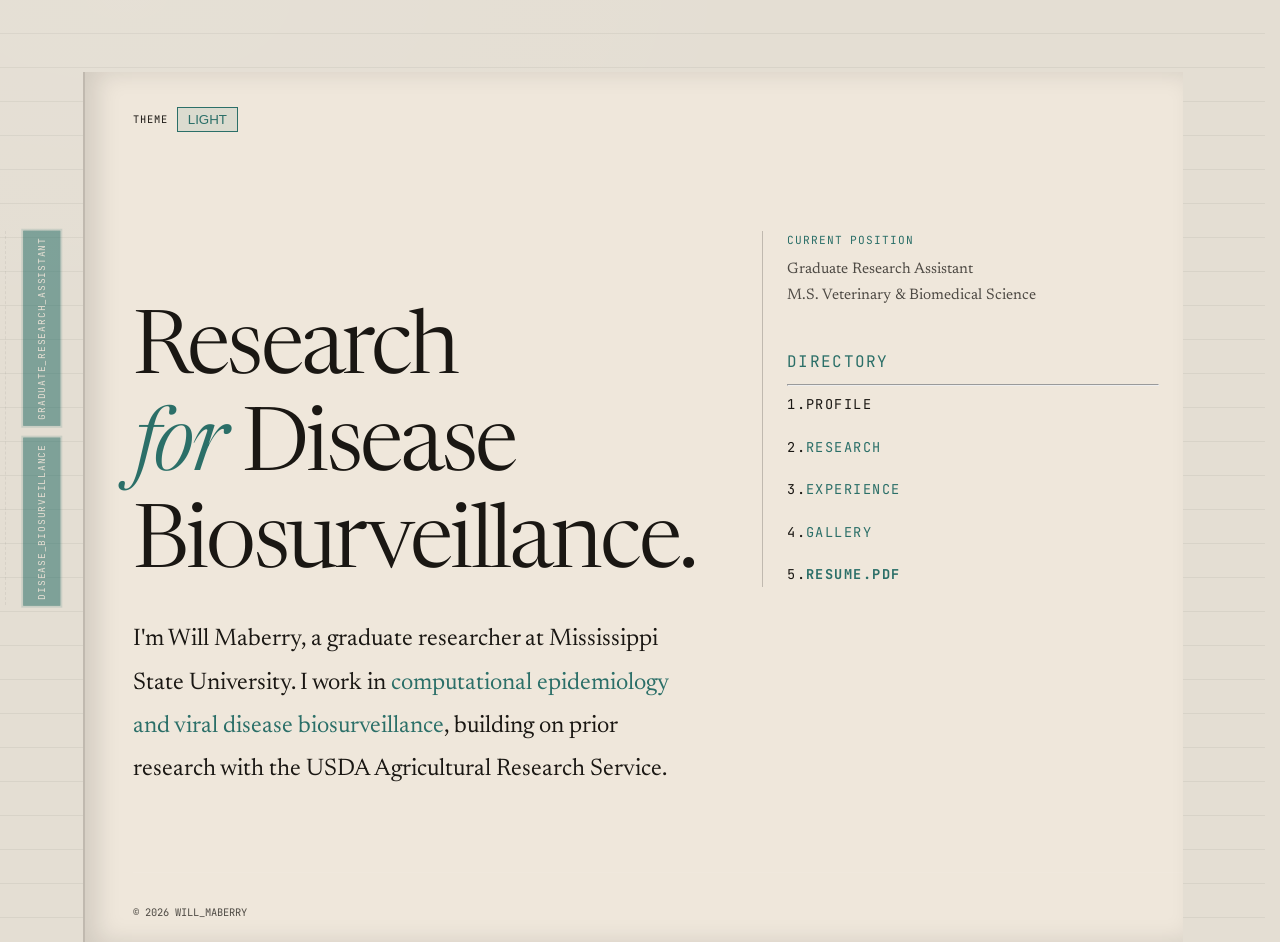
<file: index.html>
<!DOCTYPE html>
<html lang="en">
<head>
  <meta charset="UTF-8">
  <title>Will Maberry // Computational Epidemiology</title>
  <link rel="stylesheet" href="style.css">
  <link href="https://fonts.googleapis.com/css2?family=Newsreader:ital,opsz,wght@0,6..72,200..800;1,6..72,200..800&family=JetBrains+Mono:wght@300;500;700&display=swap" rel="stylesheet">
  <link rel="stylesheet" href="https://cdnjs.cloudflare.com/ajax/libs/font-awesome/6.0.0/css/all.min.css">
  <link rel="icon" type="image/svg+xml" href="data:image/svg+xml,<svg xmlns='http://www.w3.org/2000/svg' viewBox='0 0 512 512'><path fill='%2379c0ff' d='M483.5 227.6c4.5 4.5 4.5 11.8 0 16.3-2.1 2.1-4.9 3.3-7.8 3.3h-31.5c-4.6 30.6-18.6 58.5-39.4 81.4l22.3 22.3c6.4 6.4 6.4 16.7 0 23.1-3.2 3.2-7.4 4.8-11.5 4.8s-8.4-1.6-11.5-4.8l-22.3-22.3c-22.9 20.8-50.8 34.8-81.4 39.4v31.5c0 9-7.3 16.3-16.3 16.3-4.3 0-8.5-1.7-11.5-4.8s-4.8-7.2-4.8-11.5v-31.5c-30.6-4.6-58.5-18.6-81.4-39.4l-22.3 22.3c-6.4 6.4-16.7 6.4-23.1 0-6.4-6.4-6.4-16.7 0-23.1l22.3-22.3c-20.8-22.9-34.8-50.8-39.4-81.4H39.3c-9 0-16.3-7.3-16.3-16.3 0-4.3 1.7-8.5 4.8-11.5s7.2-4.8 11.5-4.8h31.5c4.6-30.6 18.6-58.5 39.4-81.4L87.9 111.4c-6.4-6.4-6.4-16.7 0-23.1 6.4-6.4 16.7-6.4 23.1 0l22.3 22.3c22.9-20.8 50.8-34.8 81.4-39.4V40c0-9 7.3-16.3 16.3-16.3 9 0 16.3 7.3 16.3 16.3v31.5c30.6 4.6 58.5 18.6 81.4 39.4l22.3-22.3c6.4-6.4 16.7-6.4 23.1 0 6.4 6.4 6.4 16.7 0 23.1l-22.3 22.3c20.8 22.9 34.8 50.8 39.4 81.4h31.5c9 0 16.3 7.3 16.3 16.3 0 4.3-1.7 8.5-4.8 11.5z'/></svg>">
  <meta name="viewport" content="width=device-width, initial-scale=1.0">
</head>

<body class="home-page">

<div class="curtain-layer">
<div class="container">

  <header style="display: flex; justify-content: space-between; align-items: flex-end; margin-bottom: 11vh; font-family: var(--font-mono); font-size: 0.7rem; margin-right: 5%;">
    <div class="theme-toggle">
      <span>THEME</span>
      <button id="theme-toggle" type="button">DARK</button>
    </div>
  </header>

  <main>

    <article style="position: relative;">

      <div class="stamp-container">
        <div class="stamp">Graduate_Research_Assistant</div>
        <div class="stamp">Disease_Biosurveillance</div>
      </div>

      <h1>
        Research <br>
        <i><span style="color: var(--accent);">for</span></i> Disease<br>
        Biosurveillance.
      </h1>

      <p style="font-size: 1.5rem; max-width: 610px; margin-bottom: 2.25rem;">
        I'm Will Maberry, a graduate researcher at Mississippi State University.
        I work in <span style="color: var(--accent);">computational epidemiology and viral disease biosurveillance</span>,
        building on prior research with the USDA Agricultural Research Service.
      </p>

    </article>

    <aside class="marginalia">

      <div class="sidebar-note">
        <span class="observation-label">CURRENT POSITION</span>
        <p>
          Graduate Research Assistant<br>
          M.S. Veterinary &amp; Biomedical Science<br>
        </p>
      </div>

      <span class="observation-label" style="font-size: 1.0rem;">DIRECTORY</span>
      <hr class="sep-line">

      <nav aria-label="Main navigation" style="display: grid; gap: 18px;">
        <a href="index.html" aria-current="page">1. <span style="color: var(--ink)">PROFILE</span></a>
        <a href="research.html">2. <span style="color: var(--accent);">RESEARCH</span></a>
        <a href="experience.html">3. <span style="color: var(--accent);">EXPERIENCE</span></a>
        <a href="gallery.html">4. <span style="color: var(--accent);">GALLERY</span></a>
        <a href="files/Will_Maberry_Resume.pdf">5.
          <span style="font-weight: 700; color: var(--accent);">
            RESUME.PDF
          </span>
        </a>
      </nav>

    </aside>
  </main>

  <footer style="margin-top: 5vh; padding-top: 30px; border-top: 1px solid rgba(255,255,255,0.05); font-family: var(--font-mono); font-size: 0.65rem; color: var(--ink-dim); display: flex; justify-content: space-between;">
    <div>&copy; 2026 WILL_MABERRY</div>
  </footer>

</div>
</div>

<script src="app.js"></script>

</body>
</html>
</file>
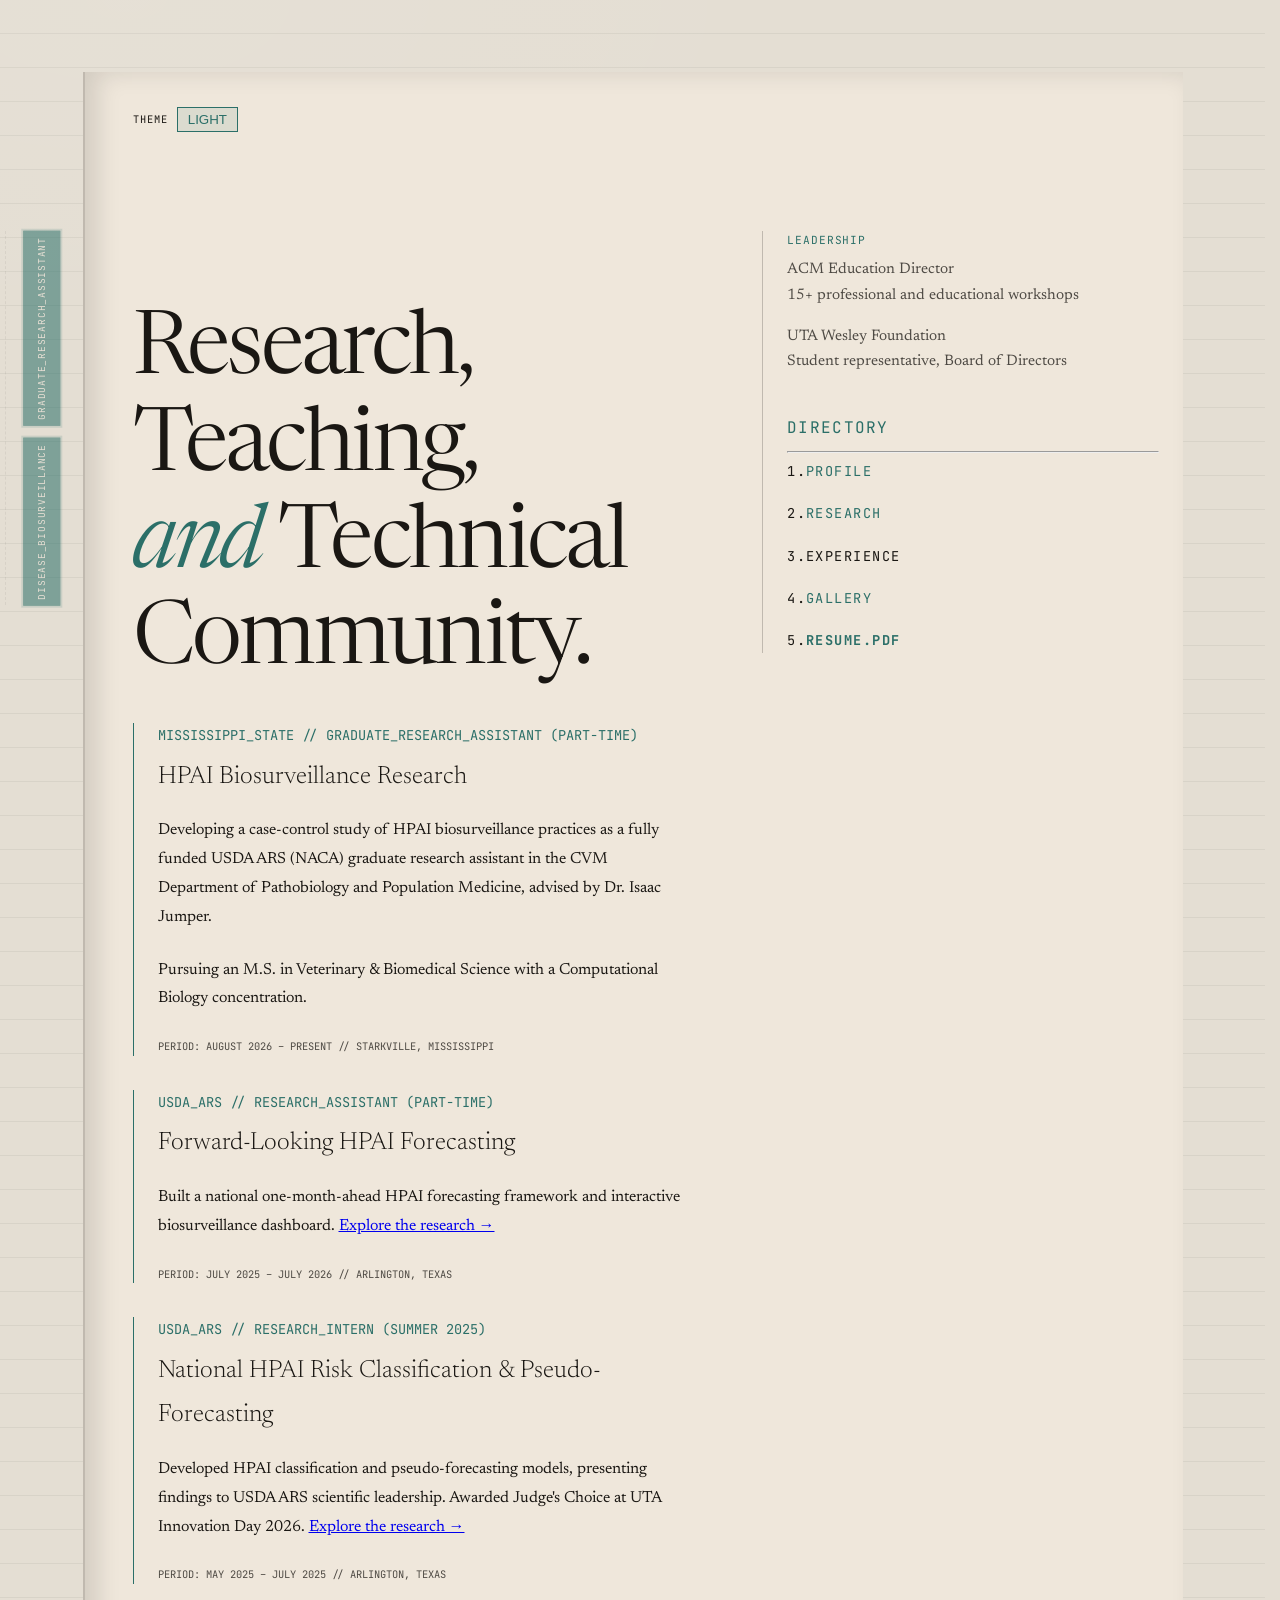
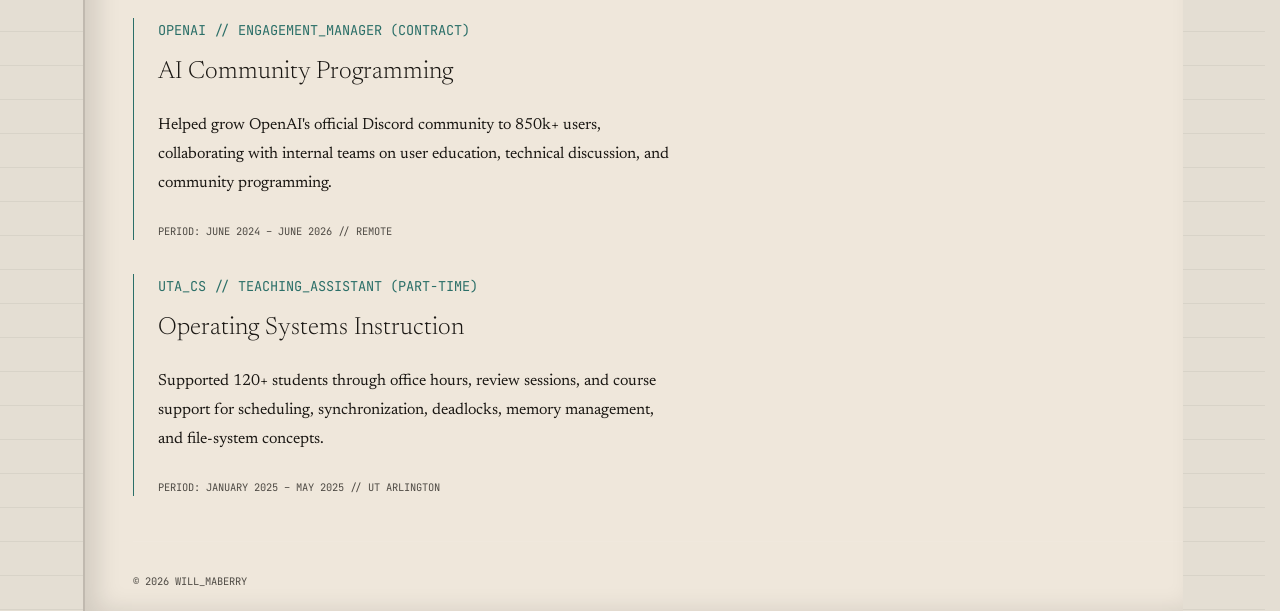
<file: experience.html>
<!DOCTYPE html>
<html lang="en">
<head>
  <meta charset="UTF-8">
  <title>Will Maberry // Experience</title>
  <link rel="stylesheet" href="style.css">
  <link href="https://fonts.googleapis.com/css2?family=Newsreader:ital,opsz,wght@0,6..72,200..800;1,6..72,200..800&family=JetBrains+Mono:wght@300;500;700&display=swap" rel="stylesheet">
  <link rel="stylesheet" href="https://cdnjs.cloudflare.com/ajax/libs/font-awesome/6.0.0/css/all.min.css">
  <meta name="viewport" content="width=device-width, initial-scale=1.0">
</head>

<body class="home-page">
<div class="curtain-layer">
<div class="container">

  <header style="display: flex; justify-content: space-between; align-items: flex-end; margin-bottom: 11vh; font-family: var(--font-mono); font-size: 0.7rem; margin-right: 5%;">
    <div class="theme-toggle">
      <span>THEME</span>
      <button id="theme-toggle" type="button">DARK</button>
    </div>

  </header>

  <main>

    <article style="position: relative;">

      <div class="stamp-container">
        <div class="stamp">Graduate_Research_Assistant</div>
        <div class="stamp">Disease_Biosurveillance</div>
      </div>

      <h1>
        Research,<br>
        Teaching,<br>
        <i><span style="color: var(--accent);">and</span></i> Technical Community.
      </h1>

      <div style="display: grid; gap: 34px; margin-top: 2rem;">

        <section style="border-left: 1px solid var(--accent); padding-left: 24px;">
          <span class="label">MISSISSIPPI_STATE // GRADUATE_RESEARCH_ASSISTANT (PART-TIME)</span>
          <h2 style="font-size: 1.55rem; font-weight: 300; margin: 0.5rem 0 0.75rem;">
            HPAI Biosurveillance Research
          </h2>
          <p class="small">
            Developing a case-control study of HPAI biosurveillance practices as a fully funded
            USDA ARS (NACA) graduate research assistant in the CVM Department of Pathobiology and
            Population Medicine, advised by Dr. Isaac Jumper.
          </p>
          <p class="small">
            Pursuing an M.S. in Veterinary &amp; Biomedical Science with a Computational Biology
            concentration.
          </p>
          <div style="font-family: var(--font-mono); font-size: 0.65rem; color: var(--ink-dim); margin-top: 10px;">
            PERIOD: AUGUST 2026 – PRESENT // STARKVILLE, MISSISSIPPI
          </div>
        </section>

        <section style="border-left: 1px solid var(--accent); padding-left: 24px;">
          <span class="label">USDA_ARS // RESEARCH_ASSISTANT (PART-TIME)</span>
          <h2 style="font-size: 1.55rem; font-weight: 300; margin: 0.5rem 0 0.75rem;">
            Forward-Looking HPAI Forecasting
          </h2>
          <p class="small">
            Built a national one-month-ahead HPAI forecasting framework and interactive biosurveillance dashboard.
            <a href="research.html#forecasting-title">Explore the research &rarr;</a>
          </p>
          <div style="font-family: var(--font-mono); font-size: 0.65rem; color: var(--ink-dim); margin-top: 10px;">
            PERIOD: JULY 2025 – JULY 2026 // ARLINGTON, TEXAS
          </div>
        </section>

        <section style="border-left: 1px solid var(--accent); padding-left: 24px;">
          <span class="label">USDA_ARS // RESEARCH_INTERN (SUMMER 2025)</span>
          <h2 style="font-size: 1.55rem; font-weight: 300; margin: 0.5rem 0 0.75rem;">
            National HPAI Risk Classification &amp; Pseudo-Forecasting
          </h2>
          <p class="small">
            Developed HPAI classification and pseudo-forecasting models, presenting findings to USDA ARS scientific leadership. 
            Awarded Judge's Choice at UTA Innovation Day 2026.
            <a href="research.html#internship-title">Explore the research &rarr;</a>
          </p>
          <div style="font-family: var(--font-mono); font-size: 0.65rem; color: var(--ink-dim); margin-top: 10px;">
            PERIOD: MAY 2025 – JULY 2025 // ARLINGTON, TEXAS
          </div>
        </section>

        <section style="border-left: 1px solid var(--accent); padding-left: 24px;">
          <span class="label">OPENAI // ENGAGEMENT_MANAGER (CONTRACT)</span>
          <h2 style="font-size: 1.55rem; font-weight: 300; margin: 0.5rem 0 0.75rem;">
            AI Community Programming
          </h2>
          <p class="small">
            Helped grow OpenAI's official Discord community to 850k+ users,
            collaborating with internal teams on user education, technical discussion, and community programming.
          </p>
          <div style="font-family: var(--font-mono); font-size: 0.65rem; color: var(--ink-dim); margin-top: 10px;">
            PERIOD: JUNE 2024 – JUNE 2026 // REMOTE
          </div>
        </section>

        <section style="border-left: 1px solid var(--accent); padding-left: 24px;">
          <span class="label">UTA_CS // TEACHING_ASSISTANT (PART-TIME)</span>
          <h2 style="font-size: 1.55rem; font-weight: 300; margin: 0.5rem 0 0.75rem;">
            Operating Systems Instruction
          </h2>
          <p class="small">
            Supported 120+ students through office hours, review sessions, and course support for scheduling, synchronization, deadlocks, memory management, and file-system concepts.
          </p>
          <div style="font-family: var(--font-mono); font-size: 0.65rem; color: var(--ink-dim); margin-top: 10px;">
            PERIOD: JANUARY 2025 – MAY 2025 // UT ARLINGTON
          </div>
        </section>

      </div>
    </article>

    <aside class="marginalia">

      <div class="sidebar-note">
        <span class="observation-label">LEADERSHIP</span>
        <p>ACM Education Director<br>
          15+ professional and educational workshops</p>
        <p>UTA Wesley Foundation<br>
          Student representative, Board of Directors</p>
      </div>

      <span class="observation-label" style="font-size: 1.0rem;">DIRECTORY</span>
      <hr class="sep-line">

      <nav aria-label="Main navigation" style="display: grid; gap: 18px;">
        <a href="index.html">1. <span style="color: var(--accent)">PROFILE</span></a>
        <a href="research.html">2. <span style="color: var(--accent);">RESEARCH</span></a>
        <a href="experience.html" aria-current="page">3. <span style="color: var(--ink);">EXPERIENCE</span></a>
        <a href="gallery.html">4. <span style="color: var(--accent);">GALLERY</span></a>
        <a href="files/Will_Maberry_Resume.pdf">5.
          <span style="font-weight: 700; color: var(--accent);">
            RESUME.PDF
          </span>
        </a>
      </nav>

    </aside>
  </main>

  <footer style="margin-top: 5vh; padding-top: 30px; border-top: 1px solid rgba(255,255,255,0.05); font-family: var(--font-mono); font-size: 0.65rem; color: var(--ink-dim); display: flex; justify-content: space-between;">
    <div>© 2026 WILL_MABERRY</div>
  </footer>

</div>
</div>

<script src="app.js"></script>
</body>
</html>
</file>
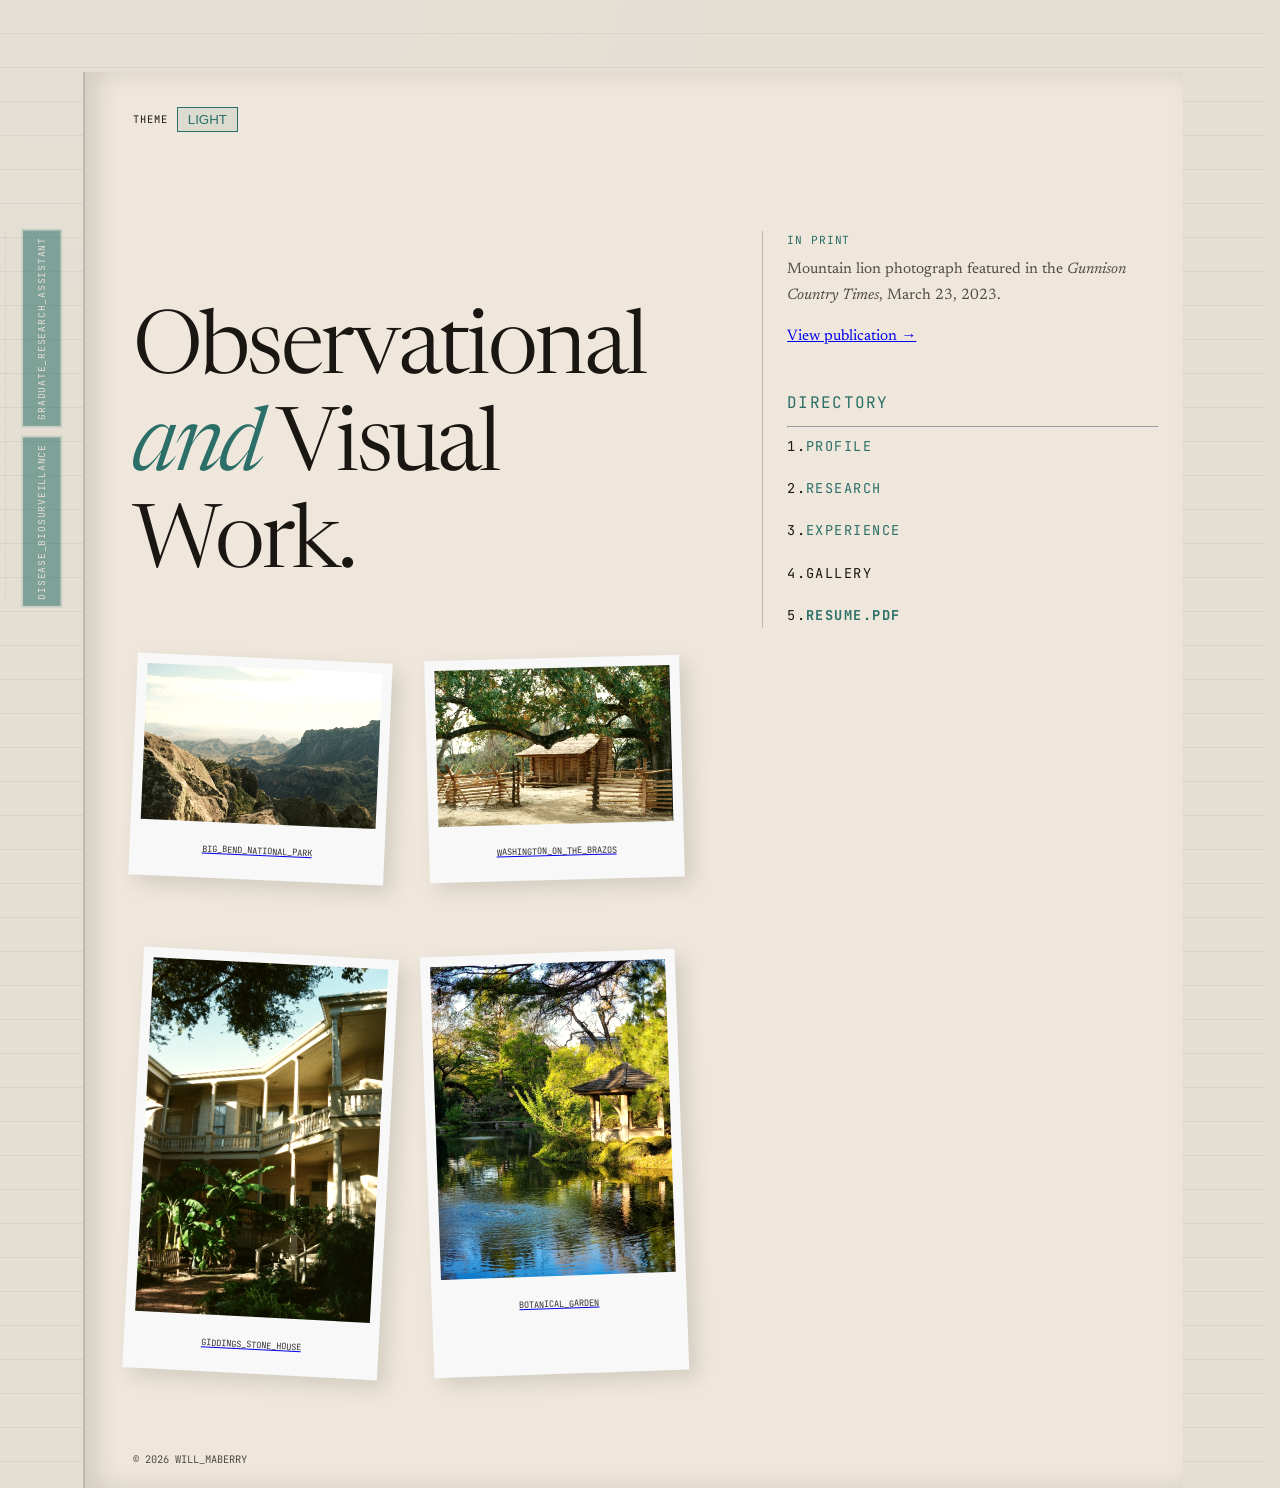
<file: gallery.html>
<!DOCTYPE html>
<html lang="en">
<head>
  <meta charset="UTF-8">
  <title>Will Maberry // Gallery</title>
  <link rel="stylesheet" href="style.css">
  <link href="https://fonts.googleapis.com/css2?family=Newsreader:ital,opsz,wght@0,6..72,200..800;1,6..72,200..800&family=JetBrains+Mono:wght@300;500;700&display=swap" rel="stylesheet">
  <link rel="stylesheet" href="https://cdnjs.cloudflare.com/ajax/libs/font-awesome/6.0.0/css/all.min.css">
  <link rel="icon" type="image/svg+xml" href="data:image/svg+xml,<svg xmlns='http://www.w3.org/2000/svg' viewBox='0 0 512 512'><path fill='%2379c0ff' d='M483.5 227.6c4.5 4.5 4.5 11.8 0 16.3-2.1 2.1-4.9 3.3-7.8 3.3h-31.5c-4.6 30.6-18.6 58.5-39.4 81.4l22.3 22.3c6.4 6.4 6.4 16.7 0 23.1-3.2 3.2-7.4 4.8-11.5 4.8s-8.4-1.6-11.5-4.8l-22.3-22.3c-22.9 20.8-50.8 34.8-81.4 39.4v31.5c0 9-7.3 16.3-16.3 16.3-4.3 0-8.5-1.7-11.5-4.8s-4.8-7.2-4.8-11.5v-31.5c-30.6-4.6-58.5-18.6-81.4-39.4l-22.3 22.3c-6.4 6.4-16.7 6.4-23.1 0-6.4-6.4-6.4-16.7 0-23.1l22.3-22.3c-20.8-22.9-34.8-50.8-39.4-81.4H39.3c-9 0-16.3-7.3-16.3-16.3 0-4.3 1.7-8.5 4.8-11.5s7.2-4.8 11.5-4.8h31.5c4.6-30.6 18.6-58.5 39.4-81.4L87.9 111.4c-6.4-6.4-6.4-16.7 0-23.1 6.4-6.4 16.7-6.4 23.1 0l22.3 22.3c22.9-20.8 50.8-34.8 81.4-39.4V40c0-9 7.3-16.3 16.3-16.3 9 0 16.3 7.3 16.3 16.3v31.5c30.6 4.6 58.5 18.6 81.4 39.4l22.3-22.3c6.4-6.4 16.7-6.4 23.1 0 6.4 6.4 6.4 16.7 0 23.1l-22.3 22.3c20.8 22.9 34.8 50.8 39.4 81.4h31.5c9 0 16.3 7.3 16.3 16.3 0 4.3-1.7 8.5-4.8 11.5z'/></svg>">
  <meta name="viewport" content="width=device-width, initial-scale=1.0">
</head>

<body class="home-page">

<div class="curtain-layer">
<div class="container">

  <header style="display: flex; justify-content: space-between; align-items: flex-end; margin-bottom: 11vh; font-family: var(--font-mono); font-size: 0.7rem; margin-right: 5%;">
    <div class="theme-toggle">
      <span>THEME</span>
      <button id="theme-toggle" type="button">DARK</button>
    </div>

  </header>

  <main>

    <article style="position: relative;">
      
      <div class="stamp-container">
        <div class="stamp">Graduate_Research_Assistant</div>
        <div class="stamp">Disease_Biosurveillance</div>
      </div>

      <h1>
        Observational <br>
        <i><span style="color: var(--accent);">and</span></i> Visual<br>
        Work.
      </h1>

      <div style="display: grid; grid-template-columns: repeat(auto-fill, minmax(240px, 1fr)); gap: 40px; margin-top: 2rem;">

        <a href="images/Big-Bend.webp" class="polaroid-artifact" target="_blank" style="transform: rotate(2.5deg);">
          <img src="images/Big-Bend.webp" alt="Big Bend National Park, Tx">
          <div style="font-family: var(--font-mono); font-size: 0.55rem; text-align: center; margin-top: 10px; color: #333;">
            BIG_BEND_NATIONAL_PARK
          </div>
        </a>

        <a href="images/Cabin.webp" class="polaroid-artifact" target="_blank" style="transform: rotate(-1.5deg);">
          <img src="images/Cabin.webp" alt="Rustic cabin, Washington on the Brazos TX">
          <div style="font-family: var(--font-mono); font-size: 0.55rem; text-align: center; margin-top: 10px; color: #333;">
            WASHINGTON_ON_THE_BRAZOS
          </div>
        </a>

        <a href="images/Historic-Home.webp" class="polaroid-artifact" target="_blank" style="transform: rotate(3deg);">
          <img src="images/Historic-Home.webp" alt="Giddings Stone Mansion, Brenham TX">
          <div style="font-family: var(--font-mono); font-size: 0.55rem; text-align: center; margin-top: 10px; color: #333;">
            GIDDINGS_STONE_HOUSE
          </div>
        </a>

        <a href="images/Botanical_Garden.webp" class="polaroid-artifact" target="_blank" style="transform: rotate(-2deg);">
          <img src="images/Botanical_Garden.webp" alt="Botanical Gardens, Fort Worth TX">
          <div style="font-family: var(--font-mono); font-size: 0.55rem; text-align: center; margin-top: 10px; color: #333;">
            BOTANICAL_GARDEN
          </div>
        </a>
      </div>
    </article>

    <aside class="marginalia">

      <div class="sidebar-note">
        <span class="observation-label">IN PRINT</span>
        <p>Mountain lion photograph featured in the <i>Gunnison Country Times</i>, March 23, 2023.</p>
        <a href="https://issuu.com/alanwartesmedia/docs/gtt-2023-03-23" target="_blank" rel="noopener noreferrer">View publication &rarr;</a>
      </div>

      <span class="observation-label" style="font-size: 1.0rem;">DIRECTORY</span>
      <hr class="sep-line">

      <nav aria-label="Main navigation" style="display: grid; gap: 18px;">
        <a href="index.html">1. <span style="color: var(--accent)">PROFILE</span></a>
        <a href="research.html">2. <span style="color: var(--accent);">RESEARCH</span></a>
        <a href="experience.html">3. <span style="color: var(--accent);">EXPERIENCE</span></a>
        <a href="gallery.html" aria-current="page">4. <span style="color: var(--ink);">GALLERY</span></a>
        <a href="files/Will_Maberry_Resume.pdf">5.
          <span style="font-weight: 700; color: var(--accent);">
            RESUME.PDF
          </span>
        </a>
      </nav>

    </aside>
  </main>

  <footer style="margin-top: 5vh; padding-top: 30px; border-top: 1px solid rgba(255,255,255,0.05); font-family: var(--font-mono); font-size: 0.65rem; color: var(--ink-dim); display: flex; justify-content: space-between;">
    <div>© <span id="current-year">2026</span> WILL_MABERRY</div>
  </footer>

</div>
</div>

<script src="app.js"></script>

</body>
</html>
</file>
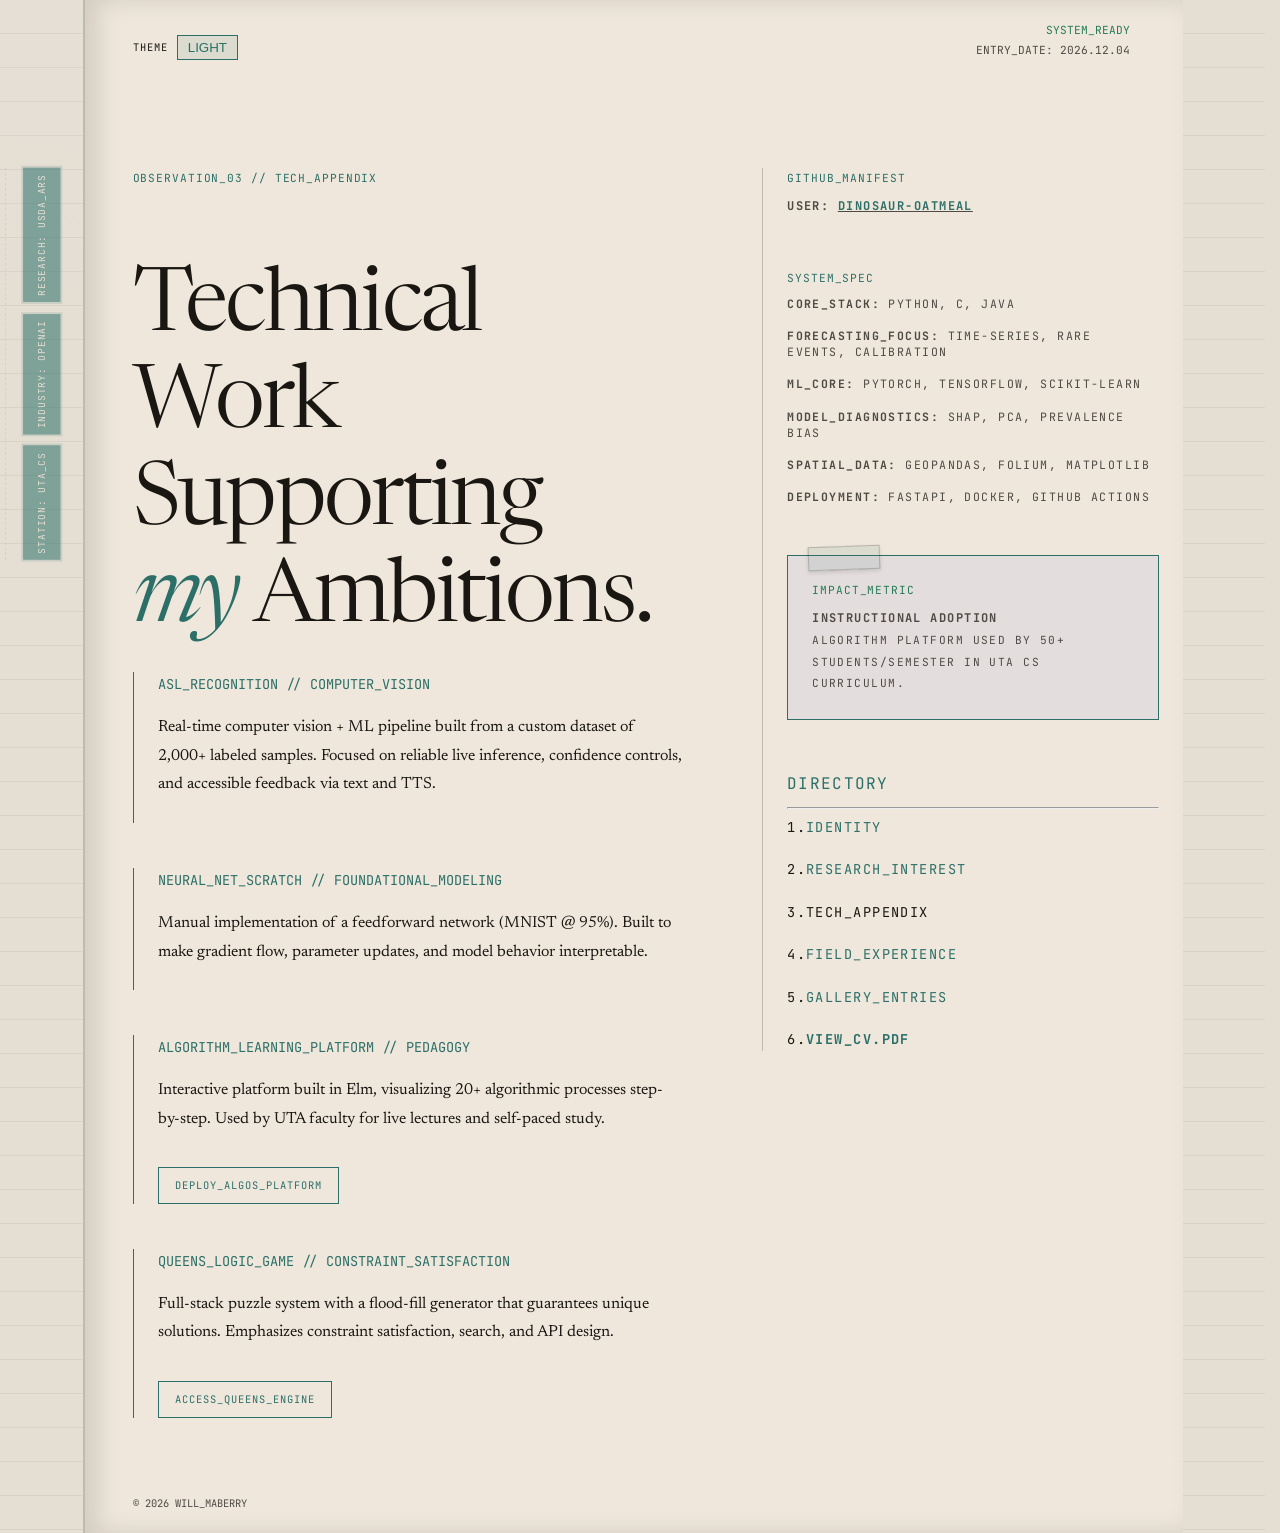
<file: projects.html>
<!DOCTYPE html>
<html lang="en">
<head>
  <meta charset="UTF-8">
  <title>WILL_MABERRY // 003</title>
  <link rel="stylesheet" href="style.css">
  <link href="https://fonts.googleapis.com/css2?family=Newsreader:ital,opsz,wght@0,6..72,200..800;1,6..72,200..800&family=JetBrains+Mono:wght@300;500&display=swap" rel="stylesheet">
  <link rel="stylesheet" href="https://cdnjs.cloudflare.com/ajax/libs/font-awesome/6.0.0/css/all.min.css">
  <link rel="icon" type="image/svg+xml" href="data:image/svg+xml,<svg xmlns='http://www.w3.org/2000/svg' viewBox='0 0 512 512'><path fill='%2379c0ff' d='M483.5 227.6c4.5 4.5 4.5 11.8 0 16.3-2.1 2.1-4.9 3.3-7.8 3.3h-31.5c-4.6 30.6-18.6 58.5-39.4 81.4l22.3 22.3c6.4 6.4 6.4 16.7 0 23.1-3.2 3.2-7.4 4.8-11.5 4.8s-8.4-1.6-11.5-4.8l-22.3-22.3c-22.9 20.8-50.8 34.8-81.4 39.4v31.5c0 9-7.3 16.3-16.3 16.3-4.3 0-8.5-1.7-11.5-4.8s-4.8-7.2-4.8-11.5v-31.5c-30.6-4.6-58.5-18.6-81.4-39.4l-22.3 22.3c-6.4 6.4-16.7 6.4-23.1 0-6.4-6.4-6.4-16.7 0-23.1l22.3-22.3c-20.8-22.9-34.8-50.8-39.4-81.4H39.3c-9 0-16.3-7.3-16.3-16.3 0-4.3 1.7-8.5 4.8-11.5s7.2-4.8 11.5-4.8h31.5c4.6-30.6 18.6-58.5 39.4-81.4L87.9 111.4c-6.4-6.4-6.4-16.7 0-23.1 6.4-6.4 16.7-6.4 23.1 0l22.3 22.3c22.9-20.8 50.8-34.8 81.4-39.4V40c0-9 7.3-16.3 16.3-16.3 9 0 16.3 7.3 16.3 16.3v31.5c30.6 4.6 58.5 18.6 81.4 39.4l22.3-22.3c6.4-6.4 16.7-6.4 23.1 0 6.4 6.4 6.4 16.7 0 23.1l-22.3 22.3c20.8 22.9 34.8 50.8 39.4 81.4h31.5c9 0 16.3 7.3 16.3 16.3 0 4.3-1.7 8.5-4.8 11.5z'/></svg>">
  <meta name="viewport" content="width=device-width, initial-scale=1.0">
</head>
<body>

<div class="container">
  <header style="display: flex; justify-content: space-between; align-items: flex-end; margin-bottom: 12vh; font-family: var(--font-mono); font-size: 0.7rem; margin-right: 5%;">
    <div class="theme-toggle">
      <span>THEME</span>
      <button id="theme-toggle" type="button">DARK</button>
    </div>
    <div style="text-align: right;">
      <span id="sys-status" style="color: var(--risk-green);">SYSTEM_READY</span> <br>
      <span style="color: var(--ink-dim);">ENTRY_DATE: <span id="current-date">0000.00.00</span></span>
    </div>
  </header>

  <main>
    
    <article style="position: relative;">
      <div class="stamp-container">
        <div class="stamp">RESEARCH: USDA_ARS</div>
        <div class="stamp">INDUSTRY: OPENAI</div>
        <div class="stamp">STATION: UTA_CS</div>
      </div>

      <span class="observation-label">OBSERVATION_03 // TECH_APPENDIX</span>
      <h1>Technical Work Supporting <br>
        <i><span style="color: var(--accent);">my</span></i> Ambitions.</h1>

      <div style="display: grid; gap: 45px;">
        
        <section style="border-left: 1px solid var(--accent); padding-left: 24px;">
          <span class="label">ASL_RECOGNITION // COMPUTER_VISION</span>
          <p>Real-time computer vision + ML pipeline built from a custom dataset of 2,000+ labeled samples.
            Focused on reliable live inference, confidence controls, and accessible feedback via text and TTS.
          </p>
        </section>

        <section style="border-left: 1px solid var(--accent); padding-left: 24px;">
          <span class="label">NEURAL_NET_SCRATCH // FOUNDATIONAL_MODELING</span>
          <p>Manual implementation of a feedforward network (MNIST @ 95%).
            Built to make gradient flow, parameter updates, and model behavior interpretable.
          </p>
        </section>

        <section style="border-left: 1px solid var(--accent); padding-left: 24px;">
          <span class="label">ALGORITHM_LEARNING_PLATFORM // PEDAGOGY</span>
          <p>Interactive platform built in Elm, visualizing 20+ algorithmic processes step-by-step.
            Used by UTA faculty for live lectures and self-paced study.
          </p>
          <a href="https://www.willmaberry.com/Algorithms-And-Data-Structures/" class="btn" target="_blank">
            DEPLOY_ALGOS_PLATFORM
          </a>
        </section>

        <section style="border-left: 1px solid var(--accent); padding-left: 24px;">
          <span class="label">QUEENS_LOGIC_GAME // CONSTRAINT_SATISFACTION</span>
          <p>Full-stack puzzle system with a flood-fill generator that guarantees unique solutions.
            Emphasizes constraint satisfaction, search, and API design.
          </p>
          <a href="https://games.willmaberry.com/" class="btn" target="_blank">
            ACCESS_QUEENS_ENGINE
          </a>
        </section>

      </div>
    </article>

    <aside class="marginalia">
      <div style="margin-bottom: 50px;">
        <span class="observation-label">GITHUB_MANIFEST</span>
        <strong>USER: <u><a href="https://github.com/dinosaur-oatmeal" style="color: var(--accent); text-decoration: none;">DINOSAUR-OATMEAL</a></strong></u>
      </div>

      <div style="margin-bottom: 50px;">
        <span class="observation-label">SYSTEM_SPEC</span>
        <div style="font-size: 0.72rem; line-height: 1.4;">
          <strong>CORE_STACK:</strong> Python, C, Java <br> <br>
          <strong>FORECASTING_FOCUS:</strong> Time-series, Rare Events, Calibration <br> <br>
          <strong>ML_CORE:</strong> PyTorch, TensorFlow, Scikit-learn <br> <br>
          <strong>MODEL_DIAGNOSTICS:</strong> SHAP, PCA, Prevalence Bias <br> <br>
          <strong>SPATIAL_DATA:</strong> GeoPandas, Folium, Matplotlib <br> <br>
          <strong>DEPLOYMENT:</strong> FastAPI, Docker, GitHub Actions
        </div>
      </div>

      <div class="taped-data" style="background: rgba(99, 102, 241, 0.08); border: 1px solid var(--accent); margin-bottom: 50px; padding: 1.5rem;">
        <span class="observation-label" style="color: var(--risk-green);">IMPACT_METRIC</span>
        <strong>Instructional Adoption</strong> <br>
        <span style="font-size: 0.70rem; color: var(--ink-dim);">
          Algorithm platform used by 50+ students/semester in UTA CS curriculum.
        </span>
      </div>

      <span class="observation-label" style="font-size: 1.0rem;">DIRECTORY</span>
      <hr class="sep-line">
      <nav style="display: grid; gap: 18px;">
        <a href="index.html">1. <span style="color: var(--accent)">IDENTITY</span></a>
        <a href="research.html">2. <span style="color: var(--accent);">RESEARCH_INTEREST</span></a>
        <a href="projects.html">3. <span style="color: var(--ink);">TECH_APPENDIX</span></a>
        <a href="experience.html">4. <span style="color: var(--accent);">FIELD_EXPERIENCE</span></a>
        <a href="gallery.html">5. <span style="color: var(--accent);">GALLERY_ENTRIES</span></a>
        <a href="files/Will_Maberry_Resume.pdf">6.
          <span style="font-weight: 700; color: var(--accent);">
            VIEW_CV.PDF
          </span>
        </a>
      </nav>

    </aside>
  </main>

  <footer style="margin-top: 5vh; padding-top: 30px; border-top: 1px solid rgba(255,255,255,0.05); font-family: var(--font-mono); font-size: 0.65rem; color: var(--ink-dim); display: flex; justify-content: space-between;">
    <div>© 2026 WILL_MABERRY</div>
  </footer>
</div>

<script src="app.js"></script>

</body>
</html>
</file>
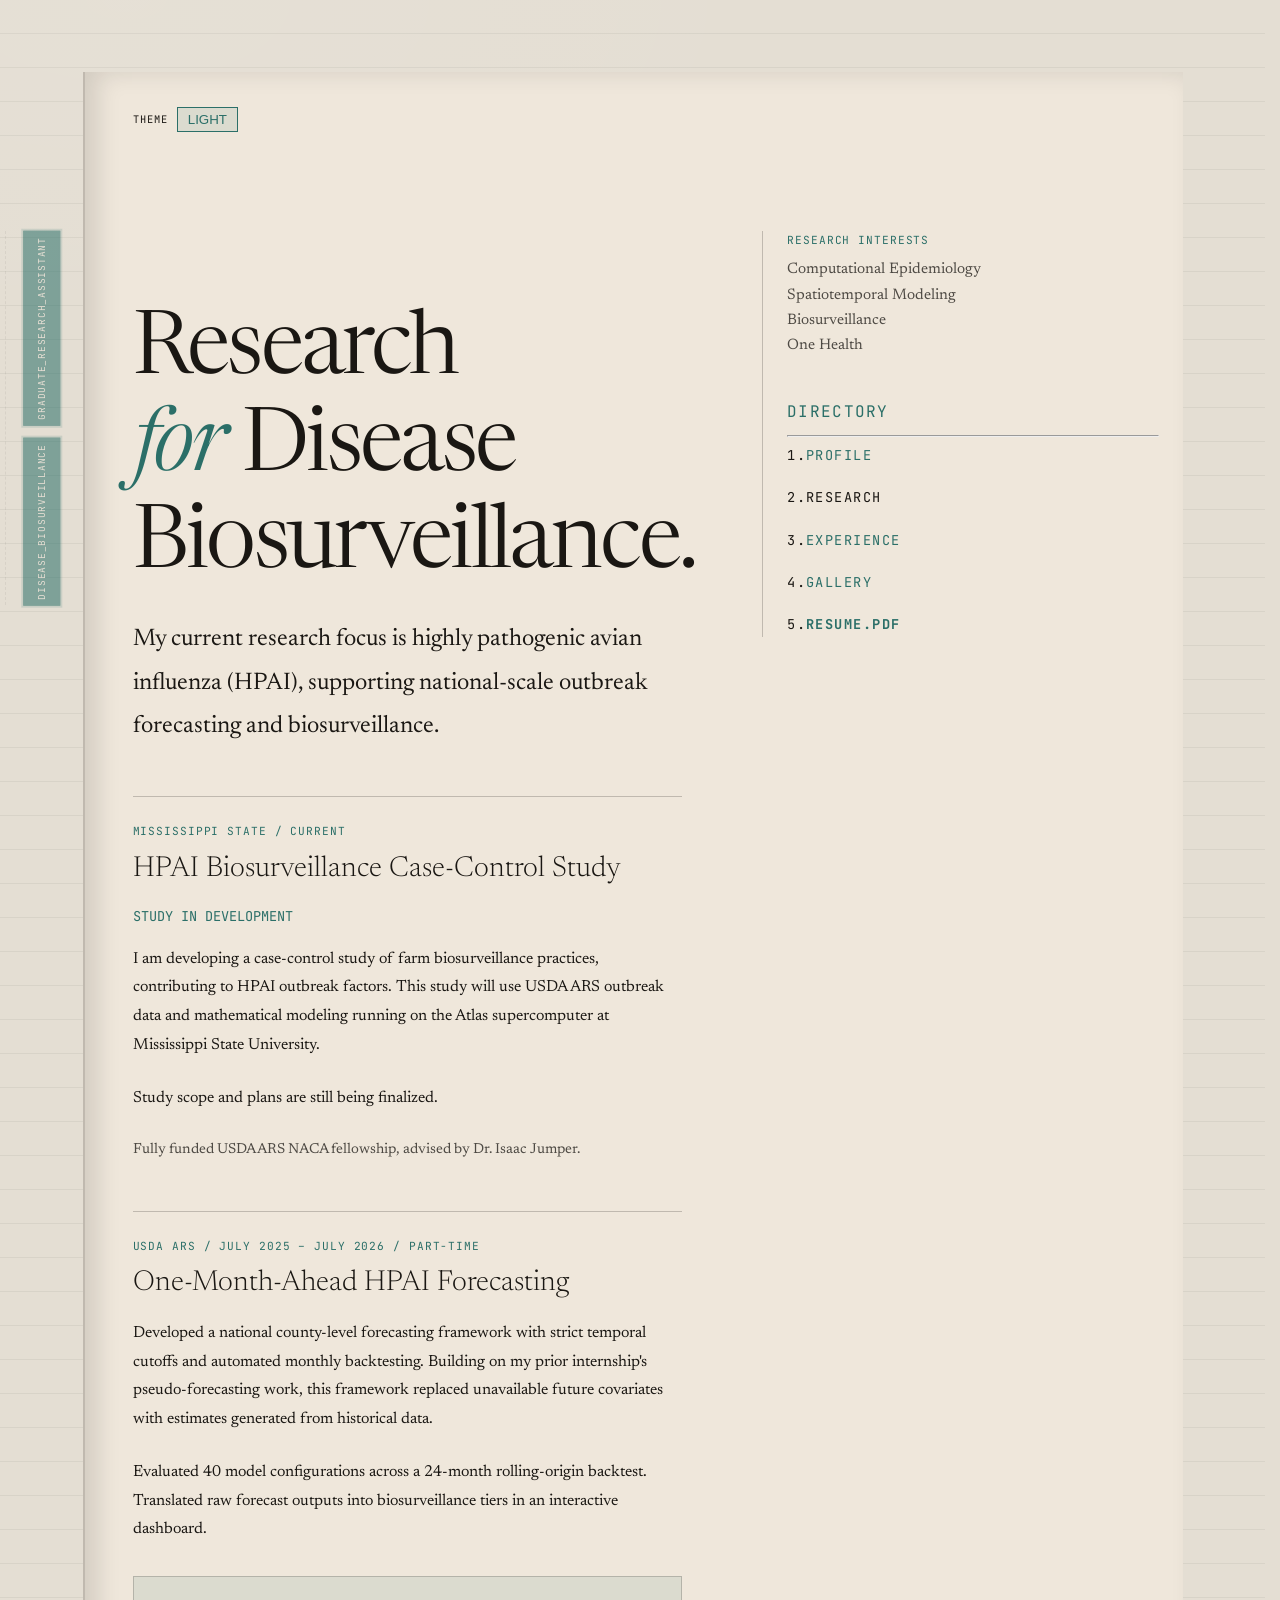
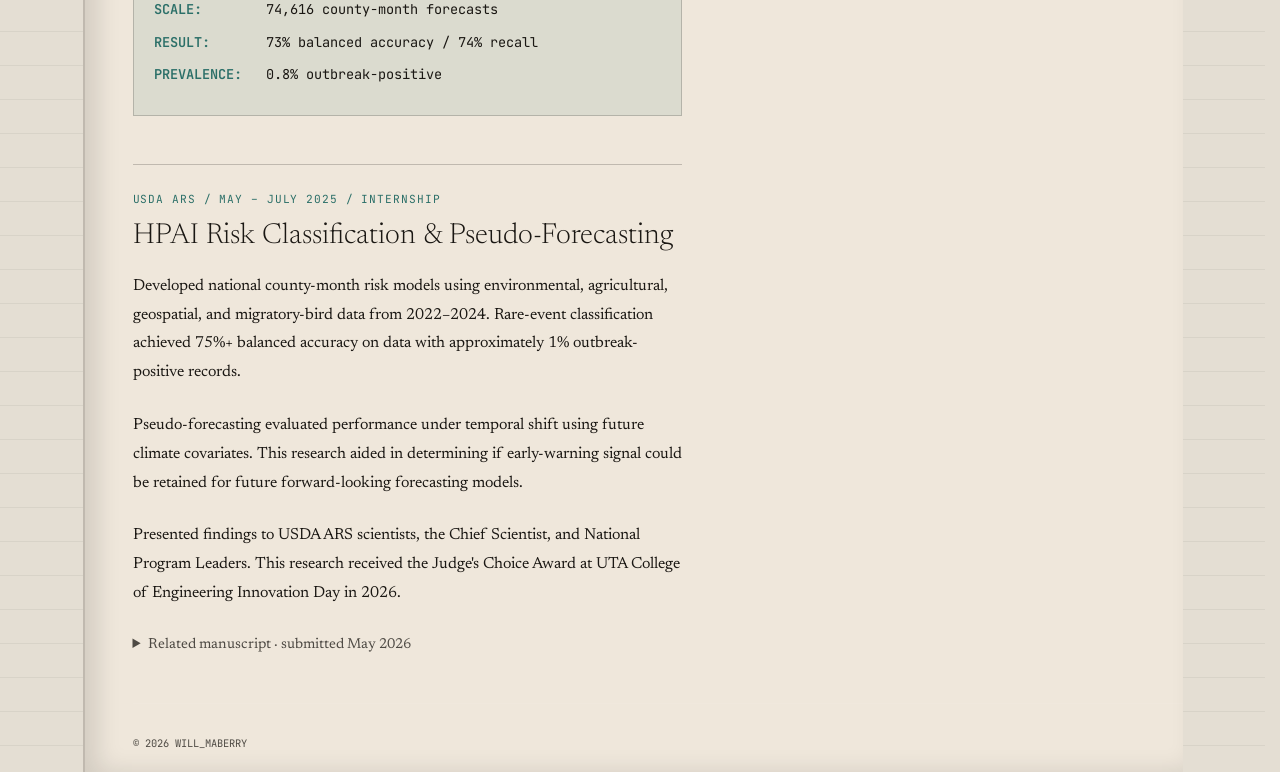
<file: research.html>
<!DOCTYPE html>
<html lang="en">
<head>
  <meta charset="UTF-8">
  <title>Will Maberry // Research</title>
  <link rel="stylesheet" href="style.css">
  <link href="https://fonts.googleapis.com/css2?family=Newsreader:ital,opsz,wght@0,6..72,200..800;1,6..72,200..800&family=JetBrains+Mono:wght@300;500;700&display=swap" rel="stylesheet">
  <link rel="stylesheet" href="https://cdnjs.cloudflare.com/ajax/libs/font-awesome/6.0.0/css/all.min.css">
  <link rel="icon" type="image/svg+xml" href="data:image/svg+xml,<svg xmlns='http://www.w3.org/2000/svg' viewBox='0 0 512 512'><path fill='%2379c0ff' d='M483.5 227.6c4.5 4.5 4.5 11.8 0 16.3-2.1 2.1-4.9 3.3-7.8 3.3h-31.5c-4.6 30.6-18.6 58.5-39.4 81.4l22.3 22.3c6.4 6.4 6.4 16.7 0 23.1-3.2 3.2-7.4 4.8-11.5 4.8s-8.4-1.6-11.5-4.8l-22.3-22.3c-22.9 20.8-50.8 34.8-81.4 39.4v31.5c0 9-7.3 16.3-16.3 16.3-4.3 0-8.5-1.7-11.5-4.8s-4.8-7.2-4.8-11.5v-31.5c-30.6-4.6-58.5-18.6-81.4-39.4l-22.3 22.3c-6.4 6.4-16.7 6.4-23.1 0-6.4-6.4-6.4-16.7 0-23.1l22.3-22.3c-20.8-22.9-34.8-50.8-39.4-81.4H39.3c-9 0-16.3-7.3-16.3-16.3 0-4.3 1.7-8.5 4.8-11.5s7.2-4.8 11.5-4.8h31.5c4.6-30.6 18.6-58.5 39.4-81.4L87.9 111.4c-6.4-6.4-6.4-16.7 0-23.1 6.4-6.4 16.7-6.4 23.1 0l22.3 22.3c22.9-20.8 50.8-34.8 81.4-39.4V40c0-9 7.3-16.3 16.3-16.3 9 0 16.3 7.3 16.3 16.3v31.5c30.6 4.6 58.5 18.6 81.4 39.4l22.3-22.3c6.4-6.4 16.7-6.4 23.1 0 6.4 6.4 6.4 16.7 0 23.1l-22.3 22.3c20.8 22.9 34.8 50.8 39.4 81.4h31.5c9 0 16.3 7.3 16.3 16.3 0 4.3-1.7 8.5-4.8 11.5z'/></svg>">
  <meta name="viewport" content="width=device-width, initial-scale=1.0">
</head>

<body class="home-page">

<div class="curtain-layer">
<div class="container">

  <header style="display: flex; justify-content: space-between; align-items: flex-end; margin-bottom: 11vh; font-family: var(--font-mono); font-size: 0.7rem; margin-right: 5%;">
    <div class="theme-toggle">
      <span>THEME</span>
      <button id="theme-toggle" type="button">DARK</button>
    </div>
  </header>

  <main>

    <article style="position: relative;">

      <div class="stamp-container">
        <div class="stamp">Graduate_Research_Assistant</div>
        <div class="stamp">Disease_Biosurveillance</div>
      </div>

      <h1>
        Research <br>
        <i><span style="color: var(--accent);">for</span></i> Disease<br>
        Biosurveillance.
      </h1>

      <p style="font-size: 1.5rem; max-width: 610px; margin-bottom: 2.5rem;">
        My current research focus is highly pathogenic avian influenza (HPAI),
        supporting national-scale outbreak forecasting and biosurveillance.
      </p>

      <section class="research-entry" aria-labelledby="current-research-title">
        <span class="observation-label">MISSISSIPPI STATE / CURRENT</span>
        <h2 id="current-research-title">HPAI Biosurveillance Case-Control Study</h2>
        <span class="label">STUDY IN DEVELOPMENT</span>
        <p>
          I am developing a case-control study of farm biosurveillance practices, contributing to HPAI outbreak factors.
          This study will use USDA ARS outbreak data and mathematical modeling running on the Atlas supercomputer at Mississippi State University.
        </p>
        <p>
          Study scope and plans are still being finalized.
        </p>
        <p class="project-note">
          Fully funded USDA ARS NACA fellowship, advised by Dr. Isaac Jumper.
        </p>
      </section>

      <section class="research-entry" aria-labelledby="forecasting-title">
        <span class="observation-label">USDA ARS / JULY 2025 &ndash; JULY 2026 / PART-TIME</span>
        <h2 id="forecasting-title">One-Month-Ahead HPAI Forecasting</h2>
        <p>
          Developed a national county-level forecasting framework with strict temporal cutoffs and automated monthly backtesting.
          Building on my prior internship's pseudo-forecasting work, this framework replaced unavailable future covariates with estimates generated from historical data.
        </p>
        <p>
          Evaluated 40 model configurations across a 24-month rolling-origin backtest.
          Translated raw forecast outputs into biosurveillance tiers in an interactive dashboard.
        </p>
        <div class="data-box">
          <div class="data-row"><span class="data-key">SCALE:</span> <span>74,616 county-month forecasts</span></div>
          <div class="data-row"><span class="data-key">RESULT:</span> <span>73% balanced accuracy / 74% recall</span></div>
          <div class="data-row"><span class="data-key">PREVALENCE:</span> <span>0.8% outbreak-positive</span></div>
        </div>
      </section>

      <section class="research-entry" aria-labelledby="internship-title">
        <span class="observation-label">USDA ARS / MAY &ndash; JULY 2025 / INTERNSHIP</span>
        <h2 id="internship-title">HPAI Risk Classification &amp; Pseudo-Forecasting</h2>
        <p>
          Developed national county-month risk models using environmental, agricultural, geospatial, and migratory-bird data from 2022&ndash;2024.
          Rare-event classification achieved 75%+ balanced accuracy on data with approximately 1% outbreak-positive records.
        </p>
        <p>
          Pseudo-forecasting evaluated performance under temporal shift using future climate covariates.
          This research aided in determining if early-warning signal could be retained for future forward-looking forecasting models.
        </p>
        <p>
          Presented findings to USDA ARS scientists, the Chief Scientist, and National Program Leaders.
          This research received the Judge's Choice Award at UTA College of Engineering Innovation Day in 2026.
        </p>
        <details class="publication-detail">
          <summary>Related manuscript &middot; submitted May 2026</summary>
          <p>
            Blackstock, J., <b>Maberry, W.</b>, et al.
            <cite>A forward-looking high pathogenicity avian influenza monthly risk
            model for counties in the conterminous United States</cite>.
            Submitted to <i>Scientific Reports</i>.
          </p>
        </details>
      </section>

    </article>

    <aside class="marginalia">

      <div class="sidebar-note">
        <span class="observation-label">RESEARCH INTERESTS</span>
        <p>
          Computational Epidemiology<br>
          Spatiotemporal Modeling<br>
          Biosurveillance <br>
          One Health
        </p>
      </div>

      <span class="observation-label" style="font-size: 1.0rem;">DIRECTORY</span>
      <hr class="sep-line">

      <nav aria-label="Main navigation" style="display: grid; gap: 18px;">
        <a href="index.html">1. <span style="color: var(--accent)">PROFILE</span></a>
        <a href="research.html" aria-current="page">2. <span style="color: var(--ink);">RESEARCH</span></a>
        <a href="experience.html">3. <span style="color: var(--accent);">EXPERIENCE</span></a>
        <a href="gallery.html">4. <span style="color: var(--accent);">GALLERY</span></a>
        <a href="files/Will_Maberry_Resume.pdf">5.
          <span style="font-weight: 700; color: var(--accent);">
            RESUME.PDF
          </span>
        </a>
      </nav>

    </aside>
  </main>

  <footer style="margin-top: 5vh; padding-top: 30px; border-top: 1px solid rgba(255,255,255,0.05); font-family: var(--font-mono); font-size: 0.65rem; color: var(--ink-dim); display: flex; justify-content: space-between;">
    <div>&copy; 2026 WILL_MABERRY</div>
  </footer>

</div>
</div>

<script src="app.js"></script>

</body>
</html>
</file>
<file: style.css>
.research-entry {
  margin-top: 3rem;
  padding-top: 1.5rem;
  border-top: 1px solid var(--line);
}

.research-entry h2 {
  font-size: 1.8rem;
  font-weight: 300;
  line-height: 1.3;
  margin: 0.6rem 0 1rem;
}

.project-note, .publication-detail {
  font-size: 0.9rem;
  color: var(--ink-dim);
}

.publication-detail summary { cursor: pointer; }
.publication-detail summary:focus-visible { outline: 2px solid var(--accent); outline-offset: 4px; }

.sidebar-note {
  margin-bottom: 2.5rem;
  font-family: var(--font-serif);
  font-size: 0.95rem;
  line-height: 1.65;
  text-transform: none;
  letter-spacing: normal;
  color: var(--ink-dim);
}

.sidebar-note p { margin: 0.5rem 0 1rem; }

/* ===== Base Reset ===== */
* { box-sizing: border-box; }
html, body { width: 100%; margin: 0; padding: 0; overflow-x: hidden; }
html { scrollbar-gutter: stable; }

:root {
  --font-serif: 'Newsreader', 'Crimson Pro', serif;
  --font-mono: 'JetBrains Mono', 'Fira Code', monospace;

  /* Light theme (Field Journal) */
  --bg: #e4ded3;
  --paper: #efe7db;
  --ink: #1a1713;
  --ink-dim: #4e4a44;
  --accent: #2b6f68;
  --risk-red: #b93434;
  --risk-green: #247a57;
  --shadow: rgba(0, 0, 0, 0.12);
  --grid: rgba(0, 0, 0, 0.05);
  --line: rgba(26, 23, 19, 0.22);
  --tape: rgba(43, 111, 104, 0.10);
  --tape-border: rgba(26, 23, 19, 0.20);
}

@media (prefers-color-scheme: dark) {
  :root {
    --bg: #0b0f12;
    --paper: #0f1417;
    --ink: #f5f2eb;
    --ink-dim: #b9b2a9;
    --accent: #6bc2b6;
    --risk-red: #ff6b6b;
    --risk-green: #7ee08a;
    --shadow: rgba(0, 0, 0, 0.4);
    --grid: rgba(255, 255, 255, 0.04);
    --line: rgba(245, 242, 235, 0.18);
    --tape: rgba(107, 194, 182, 0.10);
    --tape-border: rgba(245, 242, 235, 0.20);
  }
}

/* Manual overrides via data-theme */
html[data-theme="light"] {
  --bg: #e4ded3;
  --paper: #efe7db;
  --ink: #1a1713;
  --ink-dim: #4e4a44;
  --accent: #2b6f68;
  --risk-red: #b93434;
  --risk-green: #247a57;
  --shadow: rgba(0, 0, 0, 0.12);
  --grid: rgba(0, 0, 0, 0.05);
  --line: rgba(26, 23, 19, 0.22);
  --tape: rgba(43, 111, 104, 0.10);
  --tape-border: rgba(26, 23, 19, 0.20);
}

html[data-theme="dark"] {
  --bg: #0b0f12;
  --paper: #0f1417;
  --ink: #f5f2eb;
  --ink-dim: #b9b2a9;
  --accent: #6bc2b6;
  --risk-red: #ff6b6b;
  --risk-green: #7ee08a;
  --shadow: rgba(0, 0, 0, 0.4);
  --grid: rgba(255, 255, 255, 0.04);
  --line: rgba(245, 242, 235, 0.18);
  --tape: rgba(107, 194, 182, 0.10);
  --tape-border: rgba(245, 242, 235, 0.20);
}

/* ===== 1. SYSTEM BASE RESET ===== */
body {
  background:
    radial-gradient(1200px 600px at 10% 0%, rgba(255,255,255,0.06), transparent 60%),
    linear-gradient(0deg, var(--grid) 1px, transparent 1px),
    var(--bg);
  background-size: auto, 100% 34px, auto;
  color: var(--ink);
  font-family: var(--font-serif);
  line-height: 1.8;
  padding: 0; /* Changed from 8vh to 0 to prevent top-gap artifacts */
  margin: 0;
  overflow-x: hidden;
  position: relative;
  perspective: 1400px;
}

/* ===== 2. LAYOUT STACK ===== */
.curtain-layer {
  position: relative;
  z-index: 1;
  background-color:
  radial-gradient(1200px 600px at 10% 0%, rgba(255,255,255,0.06), transparent 60%),
  linear-gradient(0deg, var(--grid) 1px, transparent 1px),
  var(--bg);
  min-height: 100vh;
  width: 100%;
  padding-top: 8vh;
}

/* ===== 3. CONTENT CONTAINER ===== */
.container {
  width: min(92%, 1100px);
  margin: 0 auto;
  position: relative;
  padding-left: 48px;
  border-left: 2px solid var(--line);
  box-shadow: inset 12px 0 24px var(--shadow);
  background: var(--paper); /* Ensures journal appearance is opaque */
  transform-origin: left center;
  backface-visibility: hidden;
  padding-bottom: 20px;
  min-height: 90vh; /* Adds enough height to prevent bottom-bar artifacts */
}

/* ===== Journal Stamps ===== */
.stamp-container {
  display: flex;
  flex-direction: column;
  gap: 12px;
  position: absolute;
  left: -110px;
  top: 0;
  opacity: 0.55;
  pointer-events: none;
}

.stamp {
  font-family: var(--font-mono);
  font-size: 0.6rem;
  color: var(--bg);
  border: 2px solid var(--accent);
  padding: 4px 8px;
  text-transform: uppercase;
  writing-mode: vertical-rl;
  transform: rotate(180deg);
  background: var(--accent);
  letter-spacing: 0.08em;
  box-shadow: 0 0 0 2px color-mix(in srgb, var(--accent) 25%, transparent);
}

.stamp-container::after {
  content: "";
  position: absolute;
  left: -18px;
  top: 0;
  width: 6px;
  height: 100%;
  border-left: 1px dashed var(--line);
  opacity: 0.5;
}

/* ===== Layout ===== */
header {
  display: flex;
  justify-content: space-between;
  align-items: flex-end;
  height: 60px;
  margin-bottom: 12vh;
  font-family: var(--font-mono);
  font-size: 0.7rem;
}

.status-box { text-align: right; min-width: 220px; }

main {
  display: grid;
  grid-template-columns: minmax(0, 1.7fr) minmax(0, 1.3fr);
  gap: 80px;
  align-items: start;
}

/* ===== Typography ===== */
h1 {
  font-size: clamp(3rem, 8vw, 5.5rem);
  font-weight: 350;
  line-height: 1.1;
  letter-spacing: -0.03em;
  color: var(--ink);
  margin-bottom: 1.5rem;
}

h2 {
  font-size: 1.8rem;
  font-weight: 300;
  margin: 2rem 0 1rem;
  color: var(--ink);
}

p { margin-bottom: 1.5rem; }

.observation-label {
  font-family: var(--font-mono);
  font-size: 0.7rem;
  color: var(--accent);
  margin-bottom: 0.5rem;
  display: block;
  text-transform: uppercase;
  letter-spacing: 0.08em;
}

.label {
  font-family: var(--font-mono);
  font-size: 0.85rem;
  color: var(--accent);
  display: block;
  margin-bottom: 0.5rem;
}

/* ===== Marginalia ===== */
.marginalia {
  font-family: var(--font-mono);
  font-size: 0.75rem;
  color: var(--ink-dim);
  text-transform: uppercase;
  letter-spacing: 0.12em;
  padding-left: 24px;
  padding-right: 24px;
  border-left: 1px solid var(--line);
}

.taped-data {
  background: var(--tape);
  padding: 1.5rem;
  position: relative;
  border: 1px solid var(--tape-border);
  margin-top: 2rem;
}

.taped-data::before {
  content: "";
  position: absolute;
  top: -10px;
  left: 20px;
  width: 70px;
  height: 22px;
  background: var(--tape);
  border: 1px solid var(--tape-border);
  transform: rotate(-2deg);
  box-shadow: 0 2px 4px var(--shadow);
}

.data-box {
  background: var(--tape);
  border: 1px solid var(--tape-border);
  padding: 20px;
  margin: 2rem 0;
  font-family: var(--font-mono);
}

.data-row { display: flex; gap: 12px; margin-bottom: 8px; font-size: 0.85rem; }
.data-key { color: var(--accent); min-width: 100px; font-weight: 600; }

nav a {
  color: var(--ink);
  text-decoration: none;
  font-family: var(--font-mono);
  font-size: 0.85rem;
  display: flex;
  align-items: center;
  position: relative;
}

nav a span { color: var(--accent); transition: all 0.2s ease; }
nav a:hover span { filter: brightness(1.1); padding-left: 4px; }

nav a::before {
  content: "";
  position: absolute;
  left: -15px;
  width: 2px;
  height: 0.8rem;
  background: var(--accent);
  opacity: 0;
  transition: all 0.2s ease;
}

nav a:hover::before { opacity: 1; left: -10px; }

.btn {
  display: inline-block;
  padding: 8px 16px;
  border: 1px solid var(--accent);
  color: var(--accent);
  font-family: var(--font-mono);
  font-size: 0.65rem;
  letter-spacing: 0.1em;
  text-decoration: none;
  margin-top: 10px;
  transition: all 0.2s ease;
  background: transparent;
  cursor: pointer;
}

.polaroid-artifact {
  background: #f8f8f8;
  padding: 10px 10px 20px 10px;
  box-shadow: 8px 8px 20px var(--shadow);
  transform: rotate(3deg);
  transition: 0.3s;
  display: block;
  margin-top: 2rem;
}

.polaroid-artifact img { width: 100%; filter: sepia(0.2) contrast(1.1); }

/* ===== Theme Toggle ===== */
.theme-toggle {
  display: inline-flex;
  align-items: center;
  gap: 8px;
  font-family: var(--font-mono);
  font-size: 0.65rem;
  letter-spacing: 0.12em;
  text-transform: uppercase;
}

.theme-toggle button {
  border: 1px solid var(--accent);
  background: var(--tape);
  color: var(--accent);
  padding: 4px 10px;
  cursor: pointer;
  text-transform: uppercase;
}

.theme-toggle button:hover {
  filter: brightness(1.05);
}

@media (prefers-reduced-motion: reduce) {
  * { transition-duration: 1ms !important; animation-duration: 1ms !important; }
}

@media (max-width: 992px) {
  h1 { font-size: clamp(3.5rem, 10vw, 5rem); }

  body { padding: 2vh 0; }

  .container {
    padding: 0 20px;
    padding-top: 20px;
    padding-bottom: 20px;
    width: auto;
    margin: 0;
    border-left: none;
    box-shadow: none;
  }

  .stamp-container {
    position: relative;
    left: 0;
    flex-direction: row;
    flex-wrap: wrap;
    gap: 8px;
    margin-bottom: 2rem;
    opacity: 0.85;
  }

  .stamp {
    writing-mode: horizontal-tb;
    transform: none;
    font-size: 0.55rem;
    padding: 4px 10px;
  }

  main { grid-template-columns: 100%; gap: 40px; }

  header { flex-direction: column; align-items: flex-start; height: auto; gap: 12px; margin-bottom: 4vh; }
  .status-box { text-align: left; min-width: 0; width: 100%; }

  img { max-width: 100%; height: auto; }

  .polaroid-artifact { padding: 8px 8px 16px 8px; margin-top: 0; }
}

@media (max-width: 600px) {
  .polaroid-artifact { transform: none; }
}
</file>
